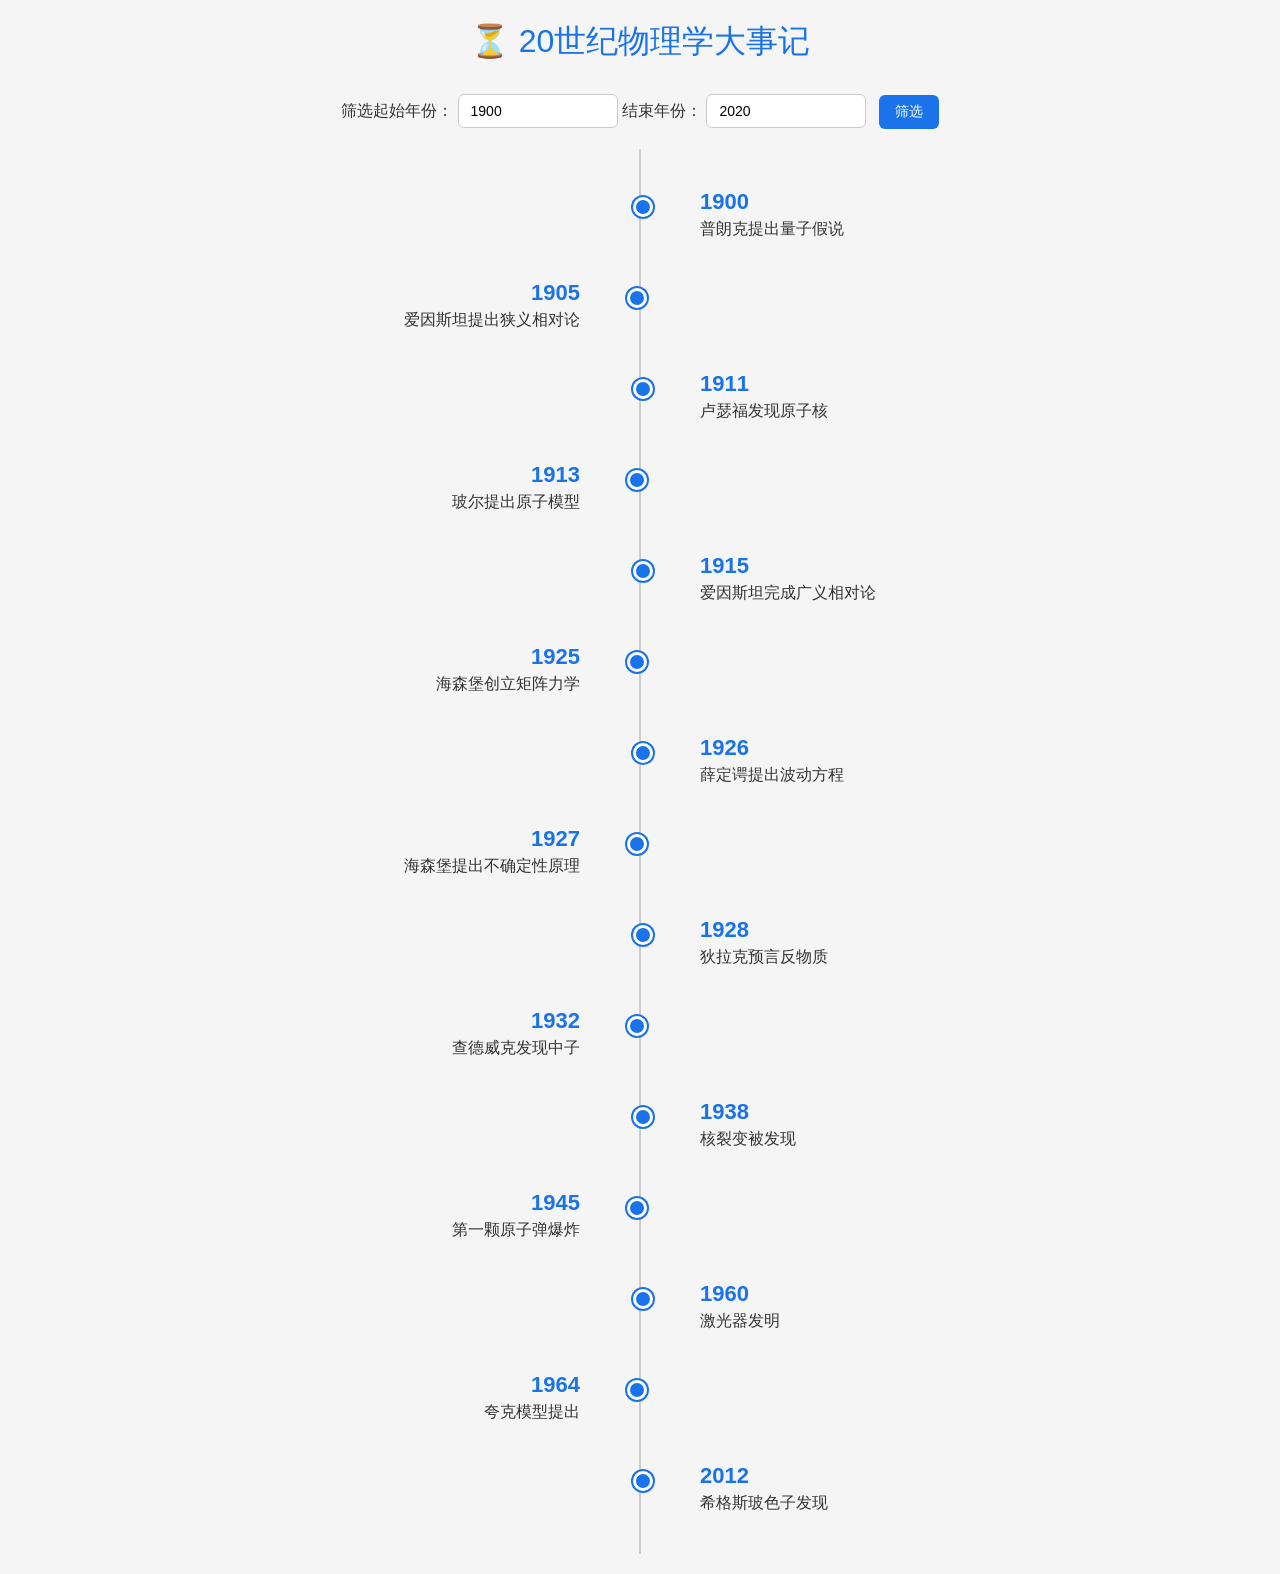
<file: index.html>
<!DOCTYPE html>
<html lang="zh-CN">
<head>
    <meta charset="UTF-8">
    <meta name="viewport" content="width=device-width, initial-scale=1.0">
    <title>时间轴百科 - 20世纪物理学</title>
    <style>
        /* ---------- 全局重置 ---------- */
        * {
            margin: 0;
            padding: 0;
            box-sizing: border-box;
        }

        body {
            font-family: -apple-system, BlinkMacSystemFont, "Segoe UI", Roboto, sans-serif;
            background: #f5f5f5;
            color: #333;
            padding: 20px;
        }

        h1 {
            text-align: center;
            margin-bottom: 30px;
            font-weight: 500;
            color: #1a73e8;
        }

        /* ---------- 时间轴容器 ---------- */
        #timeline {
            position: relative;
            max-width: 900px;
            margin: 0 auto;
            padding: 20px 0;
        }

        /* 中间竖线 */
        #timeline::before {
            content: '';
            position: absolute;
            left: 50%;
            top: 0;
            bottom: 0;
            width: 2px;
            background: #ccc;
            transform: translateX(-50%);
        }

        /* ---------- 每个事件节点 ---------- */
        .event {
            position: relative;
            width: 50%;
            padding: 20px 40px;
            cursor: pointer;
            transition: background 0.2s;
        }

        .event:hover {
            background: rgba(26, 115, 232, 0.05);
        }

        /* 偶数事件（左侧） */
        .event:nth-child(even) {
            left: 0;
            text-align: right;
            padding-right: 60px;
        }

        /* 奇数事件（右侧） */
        .event:nth-child(odd) {
            left: 50%;
            text-align: left;
            padding-left: 60px;
        }

        /* 圆点 */
        .event::after {
            content: '';
            position: absolute;
            top: 28px;
            width: 14px;
            height: 14px;
            background: #1a73e8;
            border-radius: 50%;
            border: 3px solid white;
            box-shadow: 0 0 0 2px #1a73e8;
        }

        .event:nth-child(even)::after {
            right: -7px;
        }

        .event:nth-child(odd)::after {
            left: -7px;
        }

        .event .year {
            font-size: 22px;
            font-weight: bold;
            color: #1a73e8;
            margin-bottom: 4px;
        }

        .event .title {
            font-size: 16px;
            font-weight: 500;
        }

        .event .summary-preview {
            font-size: 13px;
            color: #666;
            margin-top: 4px;
            display: none; /* 默认隐藏，点击后才显示完整详情 */
        }

        /* ---------- 模态框 ---------- */
        .modal-overlay {
            display: none;
            position: fixed;
            top: 0; left: 0; right: 0; bottom: 0;
            background: rgba(0,0,0,0.4);
            z-index: 999;
            justify-content: center;
            align-items: center;
        }

        .modal-overlay.active {
            display: flex;
        }

        .modal-card {
            background: white;
            max-width: 480px;
            width: 90%;
            border-radius: 12px;
            padding: 30px;
            box-shadow: 0 10px 40px rgba(0,0,0,0.2);
            position: relative;
        }

        .modal-card .close-btn {
            position: absolute;
            top: 12px;
            right: 18px;
            font-size: 24px;
            cursor: pointer;
            color: #999;
            background: none;
            border: none;
        }

        .modal-card .modal-year {
            font-size: 20px;
            color: #1a73e8;
            font-weight: bold;
            margin-bottom: 6px;
        }

        .modal-card .modal-title {
            font-size: 20px;
            font-weight: 600;
            margin-bottom: 12px;
        }

        .modal-card .modal-summary {
            font-size: 15px;
            line-height: 1.6;
            color: #444;
            margin-bottom: 12px;
        }

        .modal-card .modal-source {
            font-size: 13px;
            color: #888;
        }

        /* ---------- 年代筛选 ---------- */
        #filter-bar {
            text-align: center;
            margin-bottom: 20px;
        }

        #filter-bar input {
            width: 160px;
            padding: 8px 12px;
            border: 1px solid #ccc;
            border-radius: 6px;
            font-size: 14px;
        }

        #filter-bar button {
            padding: 8px 16px;
            margin-left: 8px;
            border: none;
            background: #1a73e8;
            color: white;
            border-radius: 6px;
            cursor: pointer;
            font-size: 14px;
        }

        #filter-bar button:hover {
            background: #1557b0;
        }

        /* ---------- 响应式 ---------- */
        @media (max-width: 640px) {
            .event {
                width: 100%;
                padding: 15px 20px 15px 50px !important;
                text-align: left !important;
            }
            .event:nth-child(even)::after,
            .event:nth-child(odd)::after {
                left: 18px !important;
                right: auto !important;
            }
            #timeline::before {
                left: 25px;
            }
        }
    </style>
</head>
<body>

<h1>⏳ 20世纪物理学大事记</h1>

<!-- 简易年代筛选 -->
<div id="filter-bar">
    <label>筛选起始年份：</label>
    <input type="number" id="startYear" value="1900" min="1880" max="2020">
    <label>结束年份：</label>
    <input type="number" id="endYear" value="2020" min="1880" max="2020">
    <button onclick="applyFilter()">筛选</button>
</div>

<!-- 时间轴容器 -->
<div id="timeline"></div>

<!-- 模态框 -->
<div class="modal-overlay" id="modalOverlay">
    <div class="modal-card">
        <button class="close-btn" onclick="closeModal()">&times;</button>
        <div class="modal-year" id="modalYear"></div>
        <div class="modal-title" id="modalTitle"></div>
        <div class="modal-summary" id="modalSummary"></div>
        <div class="modal-source" id="modalSource"></div>
    </div>
</div>

<script>
    // ---------- 数据 ----------
    let allEvents = [];  // 存储所有事件

    // 从 data.json 加载数据
    fetch('./data.json')
        .then(response => {
            if (!response.ok) throw new Error('无法加载 data.json');
            return response.json();
        })
        .then(data => {
            allEvents = data;
            renderTimeline(allEvents);
        })
        .catch(err => {
            console.error(err);
            document.getElementById('timeline').innerHTML = '<p style="text-align:center;color:red;">加载数据失败，请确保 data.json 在同目录下。</p>';
        });

    // ---------- 渲染时间轴 ----------
    function renderTimeline(events) {
        const container = document.getElementById('timeline');
        container.innerHTML = '';  // 清空

        events.forEach((evt, index) => {
            const div = document.createElement('div');
            div.className = 'event';
            div.dataset.index = index;

            // 内容
            div.innerHTML = `
                <div class="year">${evt.year}</div>
                <div class="title">${evt.title}</div>
            `;

            // 点击弹出模态框
            div.addEventListener('click', () => openModal(evt));

            container.appendChild(div);
        });
    }

    // ---------- 模态框 ----------
    function openModal(evt) {
        document.getElementById('modalYear').textContent = evt.year;
        document.getElementById('modalTitle').textContent = evt.title;
        document.getElementById('modalSummary').textContent = evt.summary || '暂无详细介绍';
        document.getElementById('modalSource').textContent = '来源：' + (evt.source || '未知');
        document.getElementById('modalOverlay').classList.add('active');
    }

    function closeModal() {
        document.getElementById('modalOverlay').classList.remove('active');
    }

    // 点击遮罩关闭
    document.getElementById('modalOverlay').addEventListener('click', function(e) {
        if (e.target === this) closeModal();
    });

    // ESC 键关闭
    document.addEventListener('keydown', function(e) {
        if (e.key === 'Escape') closeModal();
    });

    // ---------- 年代筛选 ----------
    function applyFilter() {
        const start = parseInt(document.getElementById('startYear').value) || 1900;
        const end = parseInt(document.getElementById('endYear').value) || 2020;
        const filtered = allEvents.filter(evt => evt.year >= start && evt.year <= end);
        renderTimeline(filtered);
    }
</script>

</body>
</html>
</file>
